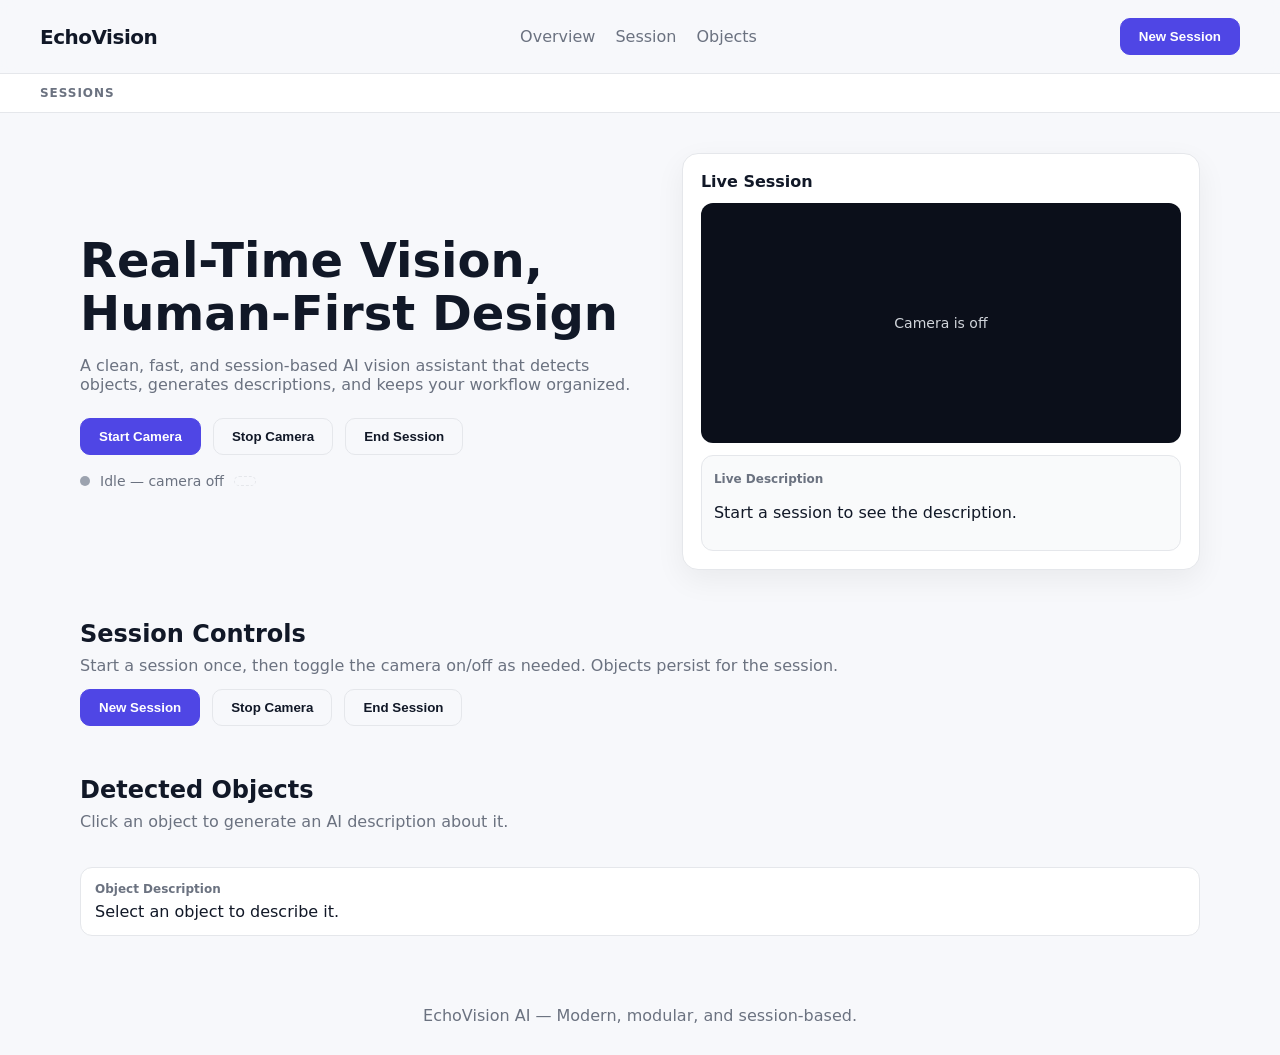
<file: templates/index.html>
<!DOCTYPE html>
<html lang="en">
<head>
  <meta charset="UTF-8" />
  <meta name="viewport" content="width=device-width, initial-scale=1.0" />
  <title>EchoVision AI</title>
  <link rel="stylesheet" href="/static/styles.css" />
</head>
<body>
  <header class="navbar">
    <div class="logo">EchoVision</div>
    <nav class="nav-links">
      <a href="/">Overview</a>
      <a href="/session">Session</a>
      <a href="/objects-page">Objects</a>
    </nav>
    <button id="startBtn" class="btn primary">New Session</button>
  </header>

  <section class="session-bar">
    <div class="session-bar-title">Sessions</div>
    <div id="sessionList" class="session-list"></div>
  </section>

  <main class="container">
    <section id="overview" class="hero">
      <div class="hero-text">
        <h1>Real-Time Vision, Human-First Design</h1>
        <p>
          A clean, fast, and session-based AI vision assistant that detects objects,
          generates descriptions, and keeps your workflow organized.
        </p>
        <div class="hero-actions">
          <button id="heroStartBtn" class="btn primary">Start Camera</button>
          <button id="stopBtn" class="btn ghost">Stop Camera</button>
          <button id="endSessionBtn" class="btn ghost">End Session</button>
        </div>
        <div class="status">
          <span class="status-dot" id="statusDot"></span>
          <span id="statusText">Idle — camera off</span>
          <span id="sessionId" class="session-id"></span>
        </div>
      </div>
      <div class="hero-card">
        <div class="card-title">Live Session</div>
        <div class="video-wrap" id="videoWrap">
          <div class="video-placeholder">Camera is off</div>
          <img id="videoFeed" style="width: 100%; height: 100%; object-fit: cover; display: none;" alt="video feed" />
        </div>
        <div class="caption-box">
          <span class="caption-label">Live Description</span>
          <p id="captionText">Start a session to see the description.</p>
        </div>
      </div>
    </section>

    <section id="session" class="section">
      <div class="section-header">
        <h2>Session Controls</h2>
        <p>Start a session once, then toggle the camera on/off as needed. Objects persist for the session.</p>
      </div>
      <div class="controls">
        <button id="startBtnSecondary" class="btn primary">New Session</button>
        <button id="stopBtnSecondary" class="btn ghost">Stop Camera</button>
        <button id="endSessionBtnSecondary" class="btn ghost">End Session</button>
      </div>
    </section>

    <section id="objects" class="section">
      <div class="section-header">
        <h2>Detected Objects</h2>
        <p>Click an object to generate an AI description about it.</p>
      </div>
      <div id="objectList" class="object-grid"></div>
      <div class="object-detail">
        <div class="object-detail-title">Object Description</div>
        <div id="objectDescription" class="object-detail-text">Select an object to describe it.</div>
      </div>
    </section>
  </main>

  <footer class="footer">
    <span>EchoVision AI — Modern, modular, and session-based.</span>
  </footer>

  <script src="/static/app.js"></script>
</body>
</html>
</file>
<file: static/styles.css>
:root {
  --bg: #f7f8fb;
  --text: #111827;
  --muted: #6b7280;
  --card: #ffffff;
  --accent: #4f46e5;
  --accent-dark: #4338ca;
  --border: #e5e7eb;
}

* {
  box-sizing: border-box;
}

body {
  margin: 0;
  font-family: "Inter", system-ui, -apple-system, Segoe UI, sans-serif;
  background: var(--bg);
  color: var(--text);
}

.navbar {
  display: flex;
  align-items: center;
  justify-content: space-between;
  padding: 18px 40px;
  position: sticky;
  top: 0;
  background: rgba(247, 248, 251, 0.9);
  backdrop-filter: blur(8px);
  border-bottom: 1px solid var(--border);
  z-index: 10;
}

.session-bar {
  display: flex;
  align-items: center;
  gap: 14px;
  padding: 12px 40px;
  border-bottom: 1px solid var(--border);
  background: #ffffff;
}

.session-bar-title {
  font-size: 12px;
  font-weight: 700;
  color: var(--muted);
  text-transform: uppercase;
  letter-spacing: 0.08em;
}

.session-list {
  display: flex;
  gap: 8px;
  flex-wrap: wrap;
}

.session-pill {
  padding: 6px 12px;
  border-radius: 999px;
  border: 1px solid var(--border);
  background: #f9fafb;
  font-size: 12px;
  font-weight: 600;
  color: var(--text);
}

.session-pill.active {
  border-color: var(--accent);
  background: rgba(79, 70, 229, 0.12);
  color: var(--accent-dark);
}

.logo {
  font-weight: 700;
  font-size: 20px;
  letter-spacing: -0.5px;
}

.nav-links {
  display: flex;
  gap: 20px;
}

.nav-links a {
  text-decoration: none;
  color: var(--muted);
  font-weight: 500;
}

.nav-links a:hover,
.nav-links a.active {
  color: var(--accent-color);
}

.nav-links a.active {
  font-weight: 600;
}

.container {
  max-width: 1200px;
  margin: 0 auto;
  padding: 40px;
}

.hero {
  display: grid;
  grid-template-columns: 1.1fr 1fr;
  gap: 32px;
  align-items: center;
}

.hero-text h1 {
  font-size: 48px;
  line-height: 1.1;
  margin: 0 0 16px;
}

.hero-text p {
  font-size: 16px;
  color: var(--muted);
  margin: 0 0 24px;
}

.hero-actions {
  display: flex;
  gap: 12px;
  margin-bottom: 18px;
}

.btn {
  border: 1px solid var(--border);
  background: var(--card);
  padding: 10px 18px;
  border-radius: 10px;
  cursor: pointer;
  font-weight: 600;
}

.btn.primary {
  background: var(--accent);
  color: white;
  border-color: var(--accent);
}

.btn.primary:hover {
  background: var(--accent-dark);
}

.btn.ghost {
  background: transparent;
  color: var(--text);
}

.status {
  display: flex;
  align-items: center;
  gap: 10px;
  color: var(--muted);
  font-size: 14px;
}

.status-dot {
  width: 10px;
  height: 10px;
  border-radius: 999px;
  background: #9ca3af;
}

.session-id {
  padding: 4px 10px;
  border: 1px dashed var(--border);
  border-radius: 999px;
  font-size: 12px;
  color: var(--muted);
}

.hero-card {
  background: var(--card);
  border: 1px solid var(--border);
  border-radius: 16px;
  padding: 18px;
  box-shadow: 0 10px 30px rgba(0, 0, 0, 0.06);
}

.card-title {
  font-weight: 600;
  margin-bottom: 12px;
}

.video-wrap {
  position: relative;
  background: #0b0f1a;
  border-radius: 12px;
  overflow: hidden;
  min-height: 240px;
  display: flex;
  align-items: center;
  justify-content: center;
}

.video-wrap img {
  width: 100%;
  height: auto;
  display: none;
}

.video-placeholder {
  color: #d1d5db;
  font-size: 14px;
}

.caption-box {
  margin-top: 12px;
  background: #f9fafb;
  border: 1px solid var(--border);
  border-radius: 12px;
  padding: 12px;
}

.caption-label {
  font-size: 12px;
  font-weight: 600;
  color: var(--muted);
}

.section {
  margin-top: 50px;
}

.section-header h2 {
  margin: 0 0 8px;
}

.section-header p {
  margin: 0;
  color: var(--muted);
}

.controls {
  margin-top: 14px;
  display: flex;
  gap: 12px;
}

.object-grid {
  margin-top: 18px;
  display: grid;
  grid-template-columns: repeat(auto-fill, minmax(170px, 1fr));
  gap: 12px;
}

.object-card {
  background: var(--card);
  border: 1px solid var(--border);
  border-radius: 12px;
  padding: 12px;
  cursor: pointer;
  transition: transform 0.15s ease, box-shadow 0.15s ease;
}

.object-card:hover {
  transform: translateY(-2px);
  box-shadow: 0 8px 18px rgba(0, 0, 0, 0.08);
}

.object-name {
  font-weight: 600;
}

.object-meta {
  font-size: 12px;
  color: var(--muted);
  margin-top: 6px;
}

.object-detail {
  margin-top: 18px;
  background: var(--card);
  border: 1px solid var(--border);
  border-radius: 12px;
  padding: 14px;
}

.object-detail-title {
  font-size: 12px;
  font-weight: 700;
  color: var(--muted);
}

.object-detail-text {
  margin-top: 6px;
}

.footer {
  padding: 30px 40px;
  text-align: center;
  color: var(--muted);
}

.status-active {
  padding: 4px 12px;
  border-radius: 999px;
  background: rgba(16, 185, 129, 0.12);
  color: #047857;
  font-size: 13px;
  font-weight: 600;
}

.status-inactive {
  padding: 4px 12px;
  border-radius: 999px;
  background: rgba(107, 114, 128, 0.12);
  color: var(--muted);
  font-size: 13px;
  font-weight: 600;
}

@media (max-width: 980px) {
  .hero {
    grid-template-columns: 1fr;
  }
  .navbar {
    flex-wrap: wrap;
    gap: 12px;
  }
}
</file>
